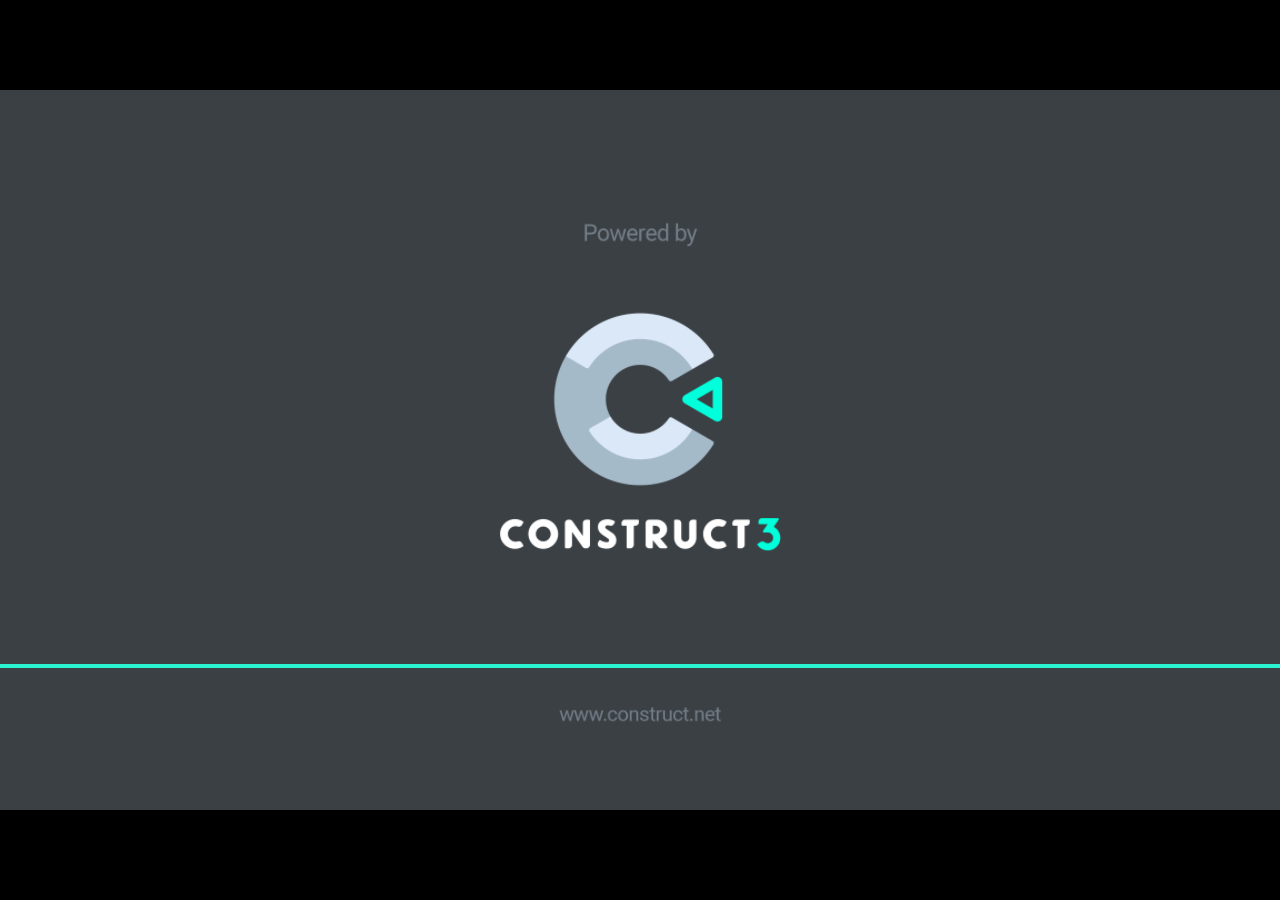
<file: jogo/index.html>
<!DOCTYPE html>
<html>
<head>
    <meta charset="UTF-8">
	<title>lowcodeprojeto1</title>
	<meta name="viewport" content="width=device-width, initial-scale=1.0, maximum-scale=1.0, minimum-scale=1.0, user-scalable=no">
	
	<!-- Made with Construct, the game and app creator :: https://www.construct.net -->
	<meta name="generator" content="Scirra Construct">



	<link rel="manifest" href="appmanifest.json">
	<link rel="apple-touch-icon" sizes="128x128" href="icons/icon-128.png">
	<link rel="apple-touch-icon" sizes="256x256" href="icons/icon-256.png">
	<link rel="apple-touch-icon" sizes="512x512" href="icons/icon-512.png">
	<link rel="icon" type="image/png" href="icons/icon-512.png">

	<link rel="stylesheet" href="style.css">



</head> 
 
<body>

	

<script>
if (location.protocol.substr(0, 4) === "file")
{
	alert("Web exports won't work until you upload them. (When running on the file: protocol, browsers block many features from working for security reasons.)");
}
</script>
	
	<noscript>
		<div id="notSupportedWrap">
			<h2 id="notSupportedTitle">This content requires JavaScript</h2>
			<p class="notSupportedMessage">JavaScript appears to be disabled. Please enable it to view this content.</p>
		</div>
	</noscript>
	<script src="scripts/modernjscheck.js"></script>
	<script src="scripts/supportcheck.js"></script>
	<script src="scripts/offlineclient.js" type="module"></script>
	<script src="scripts/main.js" type="module"></script>
	<script src="scripts/register-sw.js" type="module"></script>

</body> 
</html>
</file>
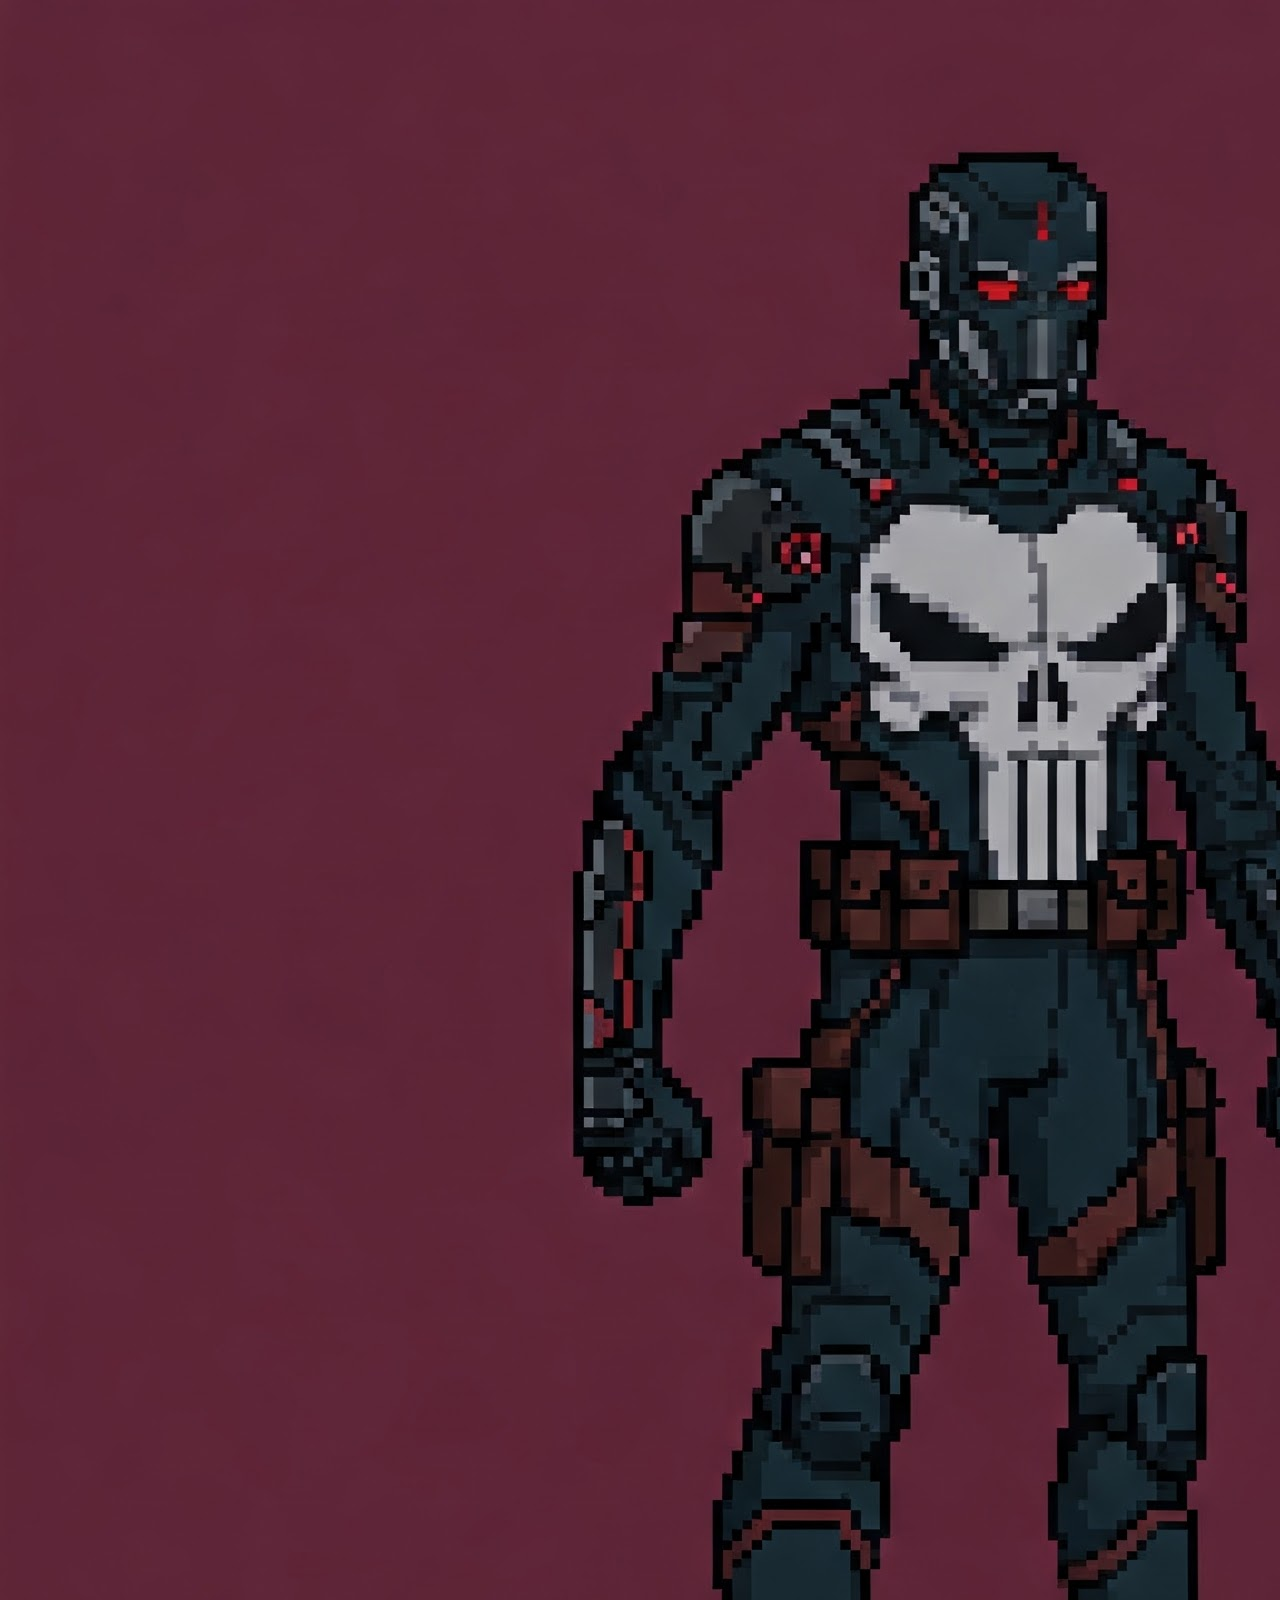
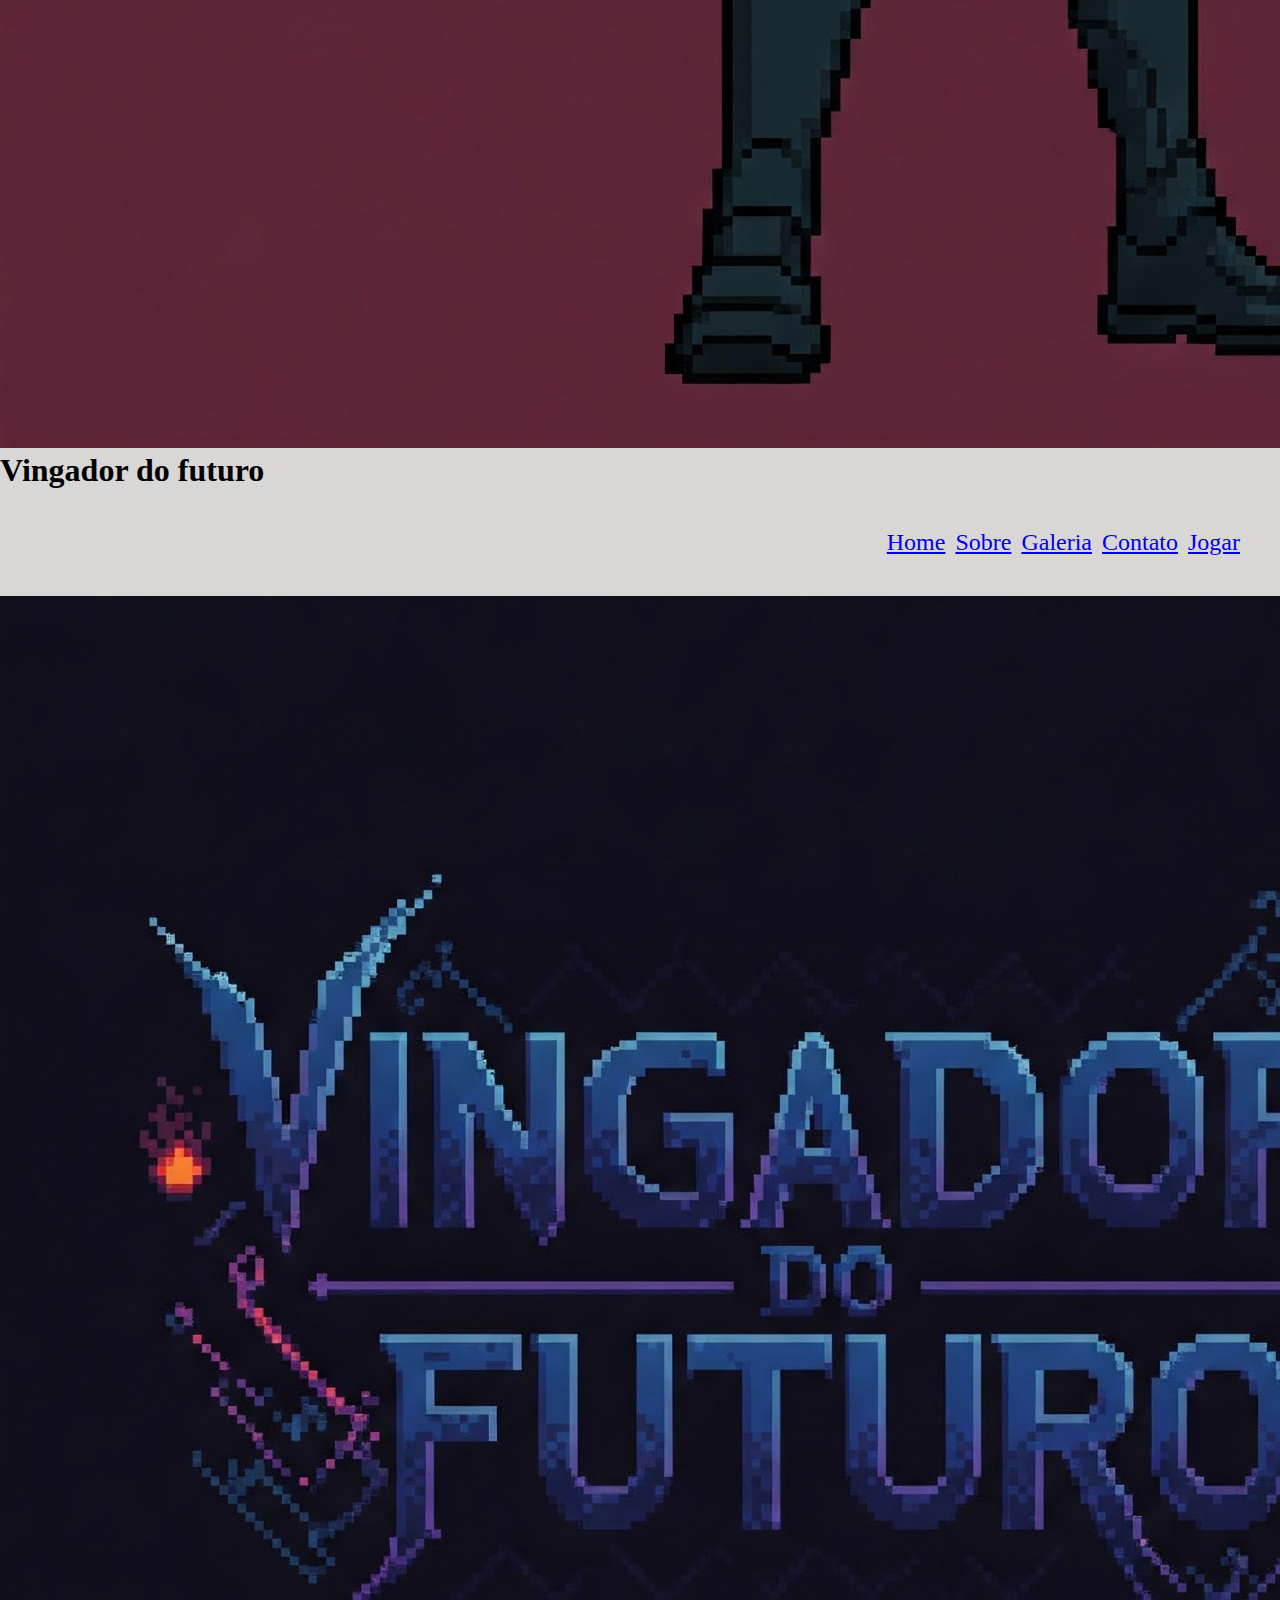
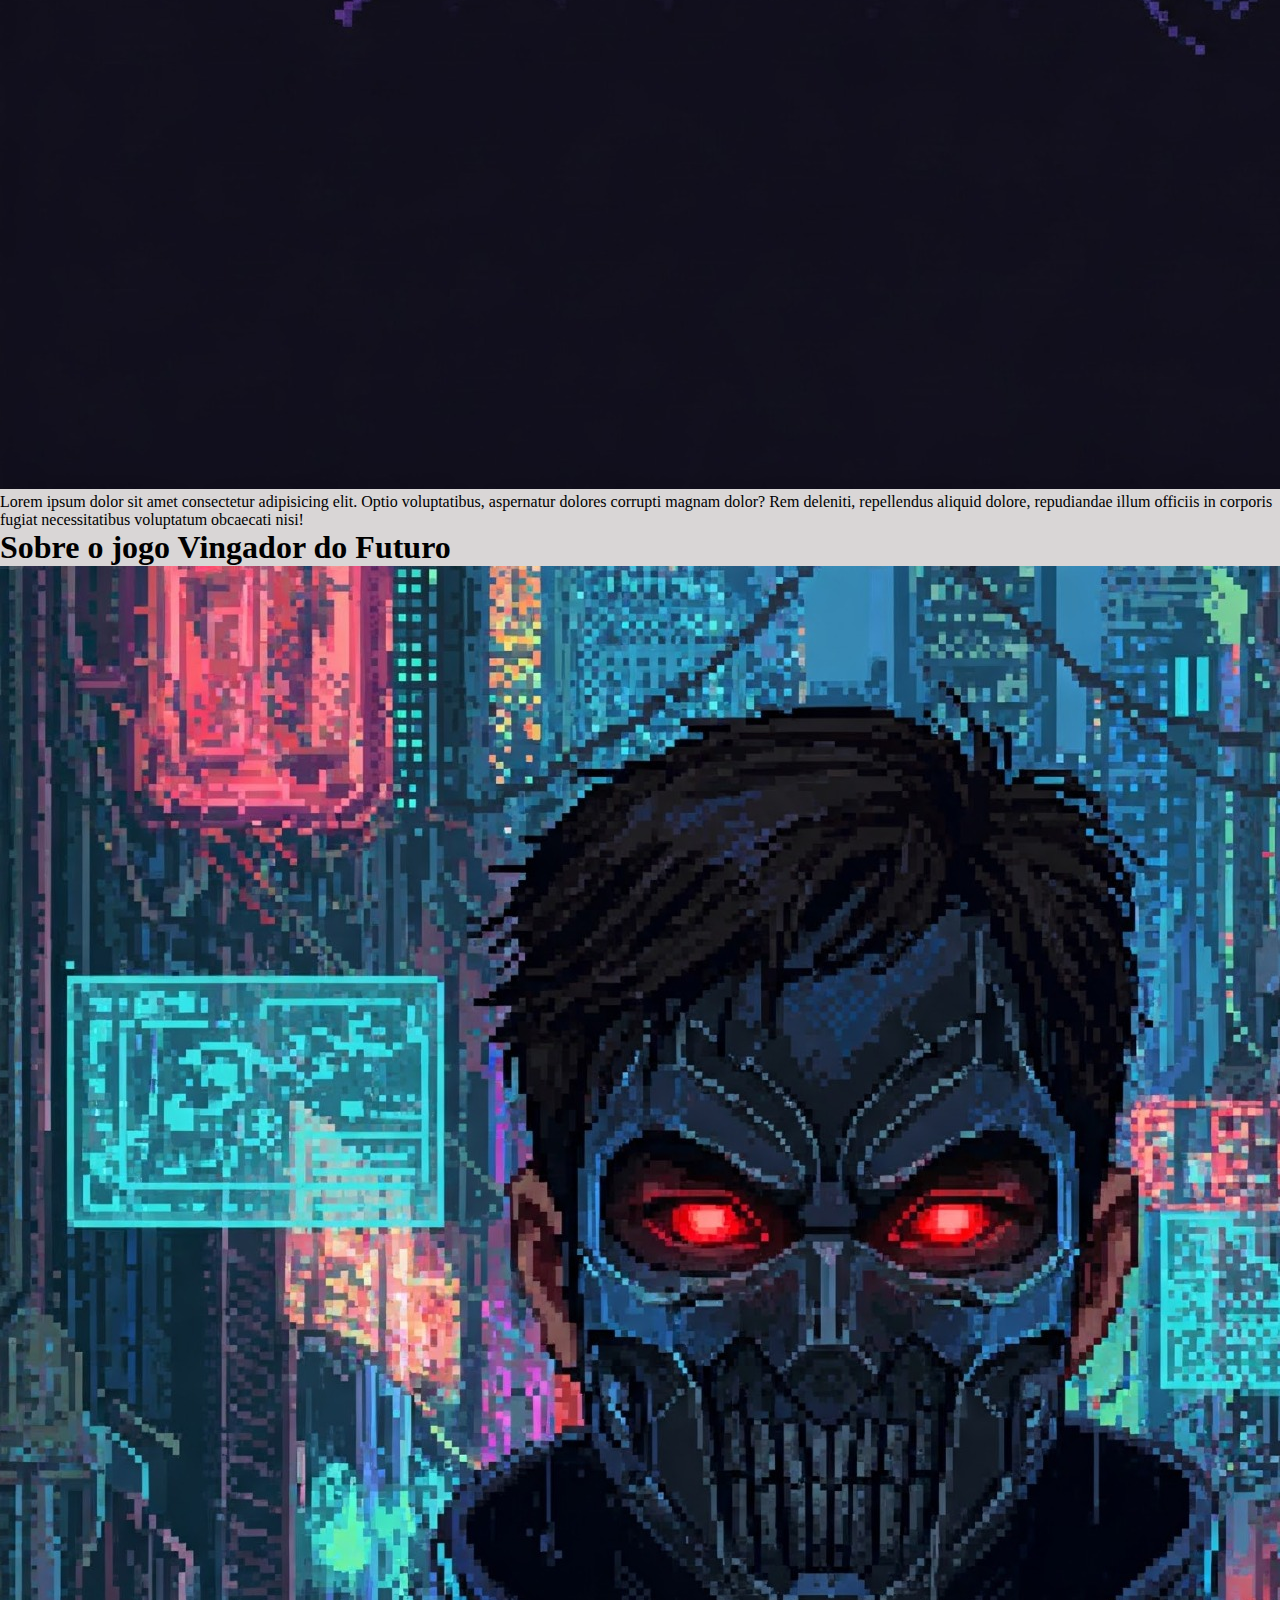
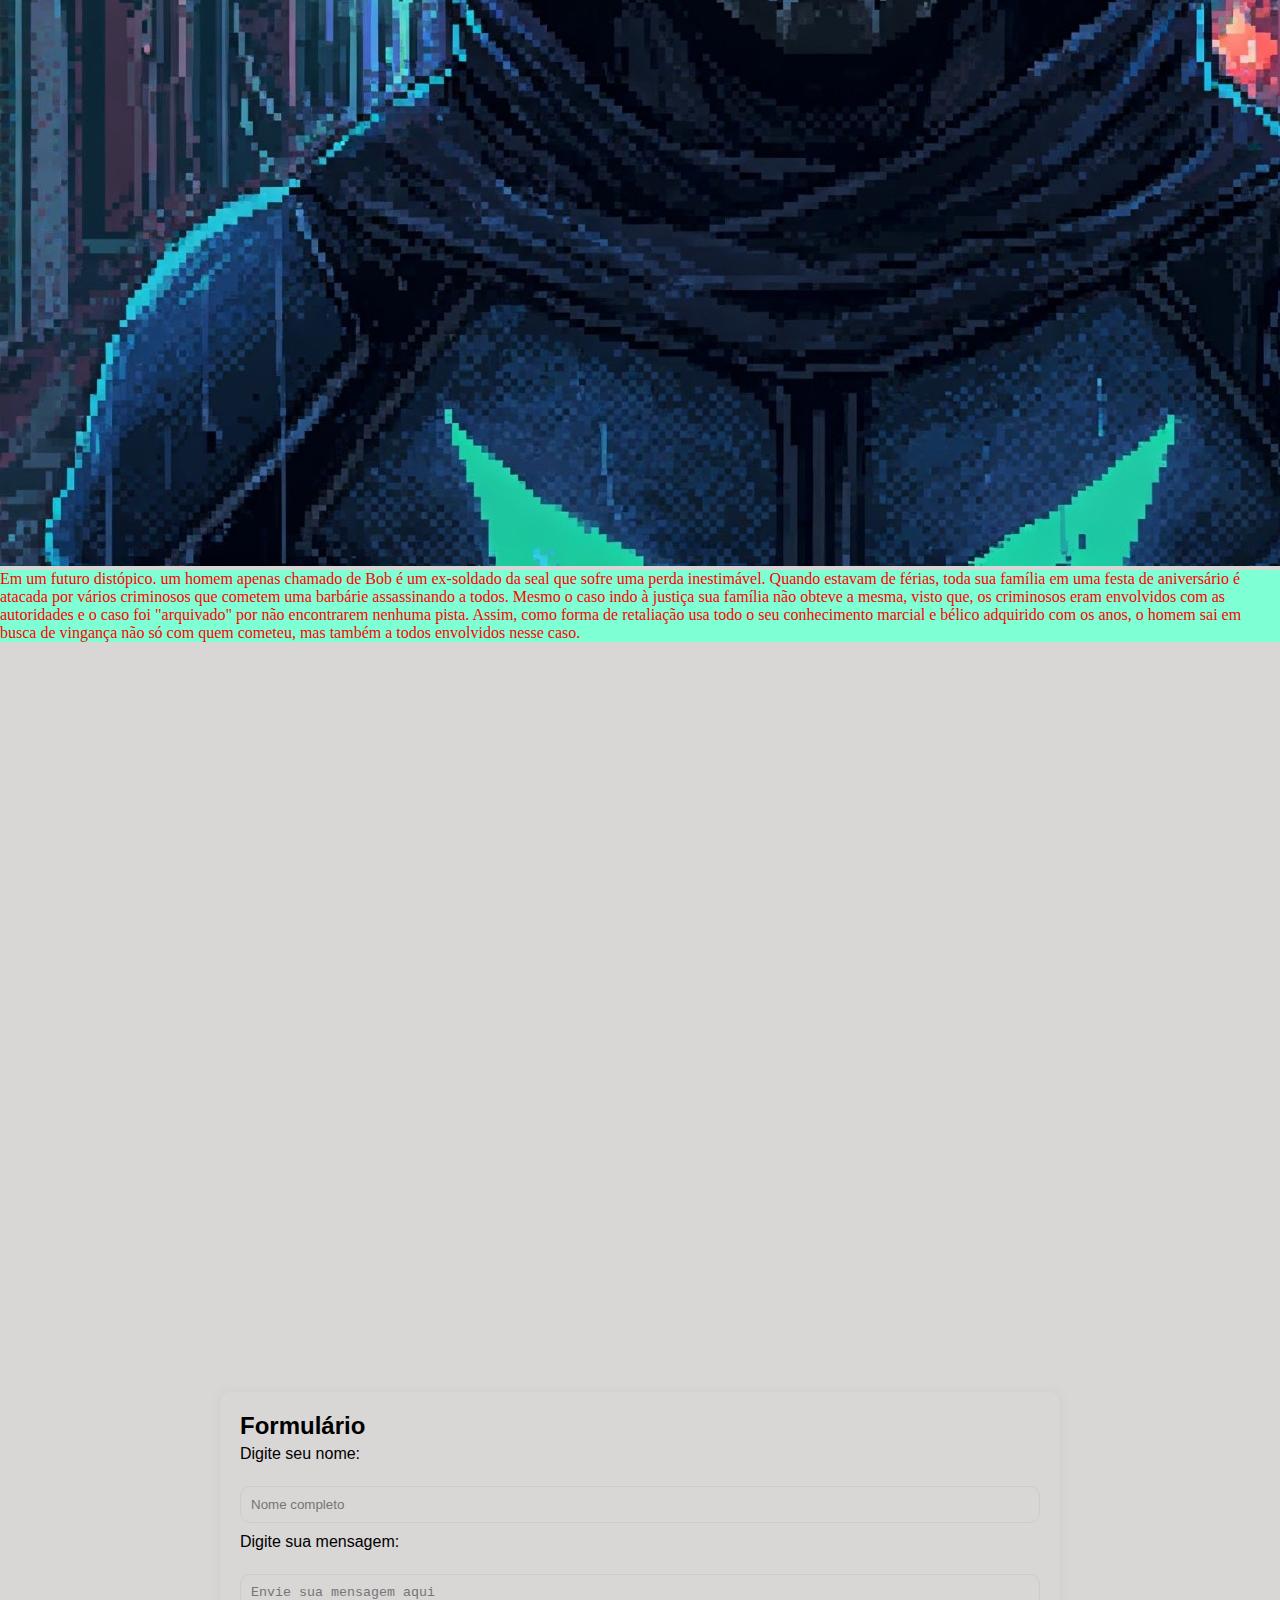
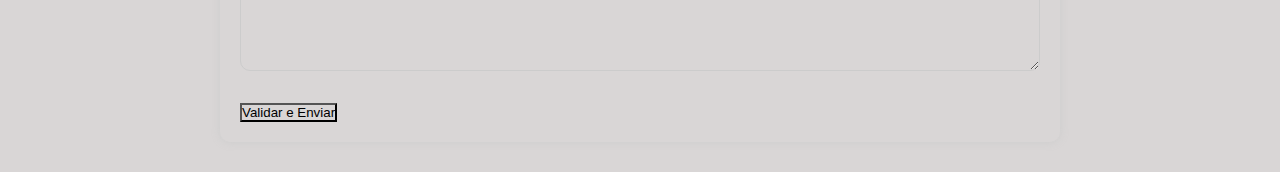
<file: site/html/index.html>
<!DOCTYPE html>
<html lang="pt-br">

<head>
  <meta charset="UTF-8">
  <meta name="viewport" content="width=device-width, initial-scale=1.0">

  <title>Vingador do futuro</title>

  <link rel="stylesheet" href="../css/style.css">

  <img src="../imgs/fototitulosite.jpg" alt="Foto do Título">

  <link rel="preconnect" href="https://fonts.googleapis.com">
  <link rel="preconnect" href="https://fonts.gstatic.com" crossorigin>
  <link
    href="https://fonts.googleapis.com/css2?family=Kanit:ital,wght@0,100;0,200;0,300;0,400;0,500;0,600;0,700;0,800;0,900;1,100;1,200;1,300;1,400;1,500;1,600;1,700;1,800;1,900&display=swap"
    rel="stylesheet">
</head>

<body>
  <header class="header">
    <!-- cabeçalho -->
    <h1>Vingador do futuro</h1>
    <div class="container">
      <div class="flex">
        <div class="flex-col1">
          <a href="index.html" title="Home"></a>
          <!-- <img src="../imgs/vingadorlogomenusite.jpg" alt="Foto do Header"> -->
        </div>
        <div class="flex-col2">
          <a href="#" onclick="mostrarMenu()" class="header-menu"><i class="fas fa-bars"></i></a>
        </div>

        <nav class="header-nav">
          <!-- menu -->
          <ul>
            <!-- <li><a class="link" alt="capítulo 1">Capitulo I</a></li> depois usar ele no sobre o jogo -->
            <li>
              <a href="index.html" title="Home">Home</a>
            </li>
            <li>
              <a href="sobre.html" title="Sobre">Sobre</a>
            </li>
            <li>
              <a href="galeria.html" title="Galeria">Galeria</a>
            </li>
            <li>
              <a href="contato.html" title="Contato">Contato</a>
            </li>
            <li>
              <a href="jogar.html" title="Jogar" class="header-btn">Jogar</a>
            </li>
          </ul>
        </nav>
      </div>
    </div>
  </header>
  <main>
    <section class="index">
      <div class="homepart">
        <img src="../imgs/vingador-logo.jpeg" alt="logo do site">
        <p>Lorem ipsum dolor sit amet consectetur adipisicing elit. Optio voluptatibus,
          aspernatur dolores corrupti magnam dolor? Rem deleniti, repellendus aliquid dolore,
          repudiandae illum officiis in corporis fugiat necessitatibus voluptatum obcaecati nisi!</p>
      </div>
    </section>
    <section class="sobre">
      <div class="container">
        <h1><span>Sobre o jogo Vingador do Futuro</span></h1>
        <img src="../imgs/vingador-heroi.jpeg" alt="foto do herói de máscara">
        <p>
          Em um futuro distópico. um homem apenas chamado de Bob é um ex-soldado da seal que sofre uma perda
          inestimável.
          Quando estavam de férias, toda sua família em uma festa de aniversário é atacada por vários criminosos que
          cometem uma barbárie assassinando a todos.
          Mesmo o caso indo à justiça sua família não obteve a mesma, visto que, os criminosos eram envolvidos com as
          autoridades e o caso foi "arquivado" por não encontrarem nenhuma pista.
          Assim, como forma de retaliação usa todo o seu conhecimento marcial e bélico adquirido com os anos, o homem
          sai
          em busca de vingança não só com quem cometeu, mas também a todos envolvidos nesse caso.
        </p>
      </div>
    </section>

    <section class="galeria">
      <div class="container">

      </div>
    </section>
  </main>

  <section class="formulario">
    <h2>Formulário</h2>
    <!-- ainda validar e-mail no formulário -->
    <form name="form1" method="get" action="">
      <label for="nome">
        Digite seu nome:
      </label>
      <br>
      <input type="text" name="nome" id="nome" placeholder="Nome completo">
      <br>
      <div class="erro erro-nome"></div>
      <label for="mensagem">
        Digite sua mensagem:
      </label>
      <br>
      <textarea name="mensagem" id="mensagem" rows="5" placeholder="Envie sua mensagem aqui"></textarea>
      <br>
      <div class="erro erro-mensagem"></div>
      <br>
      <button type="button" onclick="validar()">
        Validar e Enviar
      </button>
    </form>
  </section>

  <script>
    function validar() {
      let nome = document.querySelector("#nome").value;
      let mensagem = document.querySelector("#mensagem").value;

      //zerar as mensagens de erro
      document.querySelector(".erro").innerHTML = "";

      if (nome == "") {
        document.querySelector(".erro-nome").innerHTML = "Por favor, preencha este campo";
      } else if (mensagem == "") {
        document.querySelector(".erro-mensagem").innerHTML = "Por favor, preencha este campo";
      } else {
        alert("Enviar mensagem");
      }
    }
  </script>

  <!-- <script>
    mostrarMenu = function () {
      document.querySelector(".header-nav").classList.toggle("show");
    }

    
  </script> -->
</body>

</html>
</file>
<file: jogo/style.css>
html, body {
	padding: 0;
	margin: 0;
	overflow: hidden;
	height: 100%;
}

body {
	background: #000000;
	color: white;
}

html, body, canvas {
	touch-action-delay: none;
	touch-action: none;
}

canvas, .c3htmlwrap {
	position: absolute;
}

.c3htmlwrap {
	contain: strict;
}

.c3overlay {
	pointer-events: none;
}

.c3htmlwrap[interactive] > * {
	pointer-events: auto;
}

/* HACK - work around elements being selectable only in iOS WKWebView for some reason */
html[ioswebview] .c3htmlwrap,
html[ioswebview] canvas {
	-webkit-user-select: none;
	user-select: none;
}

html[ioswebview] .c3htmlwrap > * {
	-webkit-user-select: auto;
	user-select: auto;
}

#notSupportedWrap {
	margin: 2em auto 1em auto;
	width: 75%;
	max-width: 45em;
	border: 2px solid #aaa;
	border-radius: 1em;
	padding: 2em;
	background-color: #f0f0f0;
	font-family: "Segoe UI", Frutiger, "Frutiger Linotype", "Dejavu Sans", "Helvetica Neue", Arial, sans-serif;
	color: black;
}

#notSupportedTitle {
	font-size: 1.8em;
}

.notSupportedMessage {
	font-size: 1.2em;
}

.notSupportedMessage em {
	color: #888;
}

/* bbcode styles */
.bbCodeH1 {
	font-size: 2em;
	font-weight: bold;
}

.bbCodeH2 {
	font-size: 1.5em;
	font-weight: bold;
}

.bbCodeH3 {
	font-size: 1.25em;
	font-weight: bold;
}

.bbCodeH4 {
	font-size: 1.1em;
	font-weight: bold;
}

.bbCodeItem::before {
	content: " • ";
}

/* For text icons converted to HTML: size the height to the line height
   preserving the aspect ratio. Also add position: relative as that allows
   just adding a 'top' style for the iconoffsety style. */
.c3-text-icon {
	height: 1em;
	width: auto;
	position: relative;
}

/* screen reader text */
.c3-screen-reader-text {
	position: absolute;
	width: 1px;
    height: 1px;
    overflow: hidden;
    clip: rect(1px, 1px, 1px, 1px);
}
</file>
<file: site/css/style.css>
* { 
  background-color: #d9d6d6;
  margin: 0;
  padding: 0;
  /* background: rgb(16, 16, 50); */
 }  


body {
  /* achar uma fonte bacana para o site */
  /* background-color: rgb(171, 109, 27); */
  color: #000000;
}

.header-nav {
  display: flex;
  width: 100%;
  position: absolute;
  margin: auto;
  /* background: red; */
  text-align: center;
  justify-content: flex-end;
  flex-direction: row;
}

.header-nav ul{
  display: flex;
  font-size: 24px;
  gap: 10px;
  margin: 10px;
  padding: 30px;
  /* margin: auto; */
  list-style: none;
}

.container {
  overflow: hidden;
}

.sobre p{
  background-color: aquamarine;
  color: red;
}
/* formulário */
.formulario {
  width: 800px;
  margin: 30px auto;
  margin-top: 750px;
  box-shadow: 0 0 10px #CCC;
  padding: 20px;
  border-radius: 10px;
  font-family: Tahoma, Arial;
  input, textarea {
      border: 1px solid #CCC;
      border-radius: 10px;
      width: 100%;
      padding: 10px;
      box-sizing: border-box;
  }
  .erro {
      color: red;
      font-weight: bold;
      margin-bottom: 10px;
  }
  label {
      margin: 5px 0;
      display: block;
  }
}
</file>
